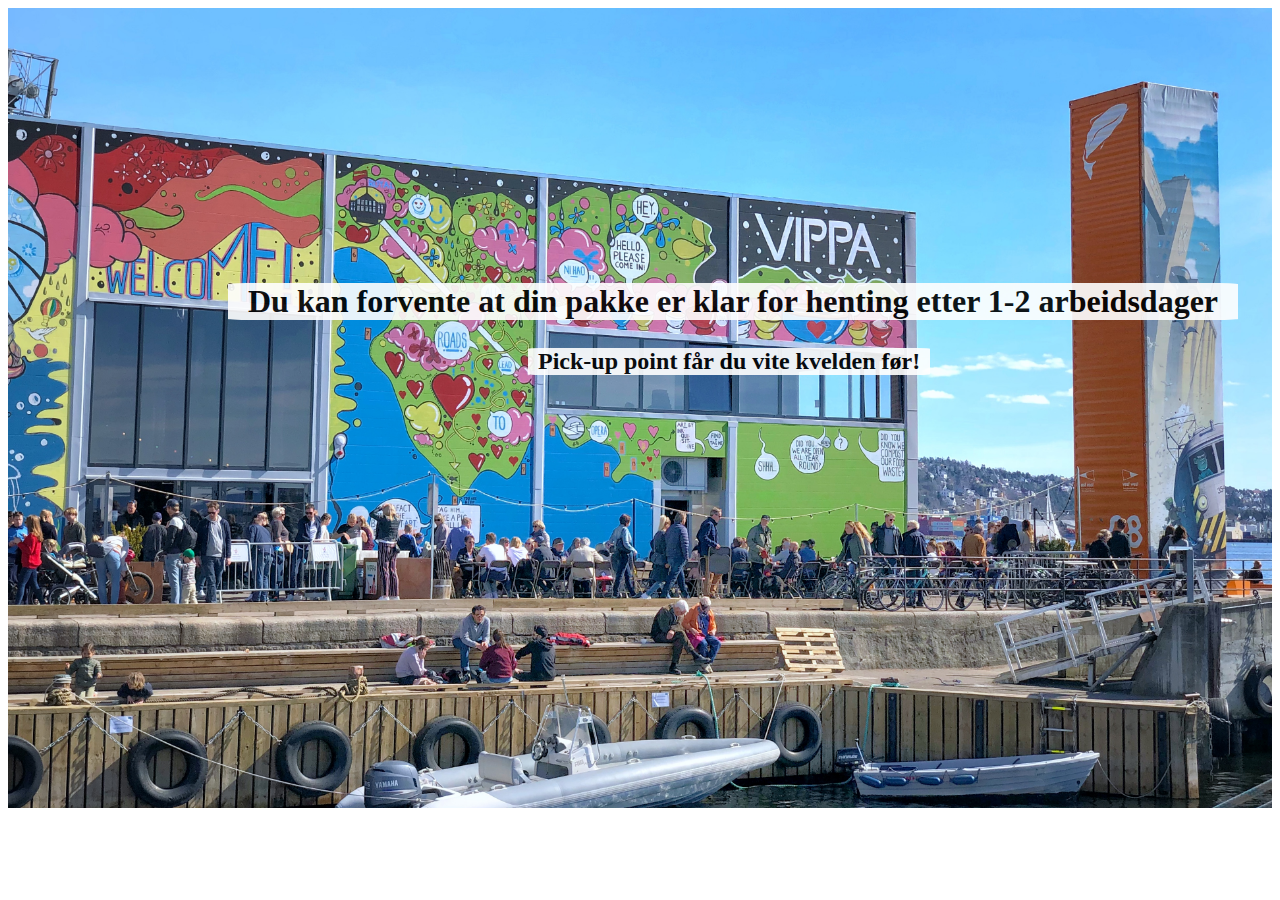
<file: HTML/betal.html>
<!DOCTYPE html>
<html lang="en">
<head>
    <meta charset="UTF-8">
    <meta name="viewport" content="width=device-width, initial-scale=1.0">
    <title>Document</title>
</head>

<!--Bekreftelsesside etter betalt-->
<body>

  <div class="vippa">

 <h1>Du kan forvente at din pakke er klar for henting etter 1-2 arbeidsdager</h1>  
 
 <h2>Pick-up point får du vite kvelden før!</h2> 


 <!--CSS in html-->
 <style>

.vippa{
    background-image: url(../Images/vippa.jpg);
    height: 800px;
    background-size: cover;
    background-position: bottom;
    color: black;
    position: relative;
}

h1{
    position: absolute;
    background-color: #fff;
    margin-left: 220px;
    padding-right: 20px;
    padding-left: 20px;
    margin-top: 275px;
    z-index: 3;
    opacity: .9;
    border-radius: 3%;
}

h2{
    position: absolute;
    background-color: #fff;
    margin-left: 520px;
    margin-top: 340px;
    padding-left: 10px;
    padding-right: 10px;
    z-index: 3;
    opacity: .9;
    border-radius: 3%;
}
 </style>

 </div>
</body>
</html>
</file>
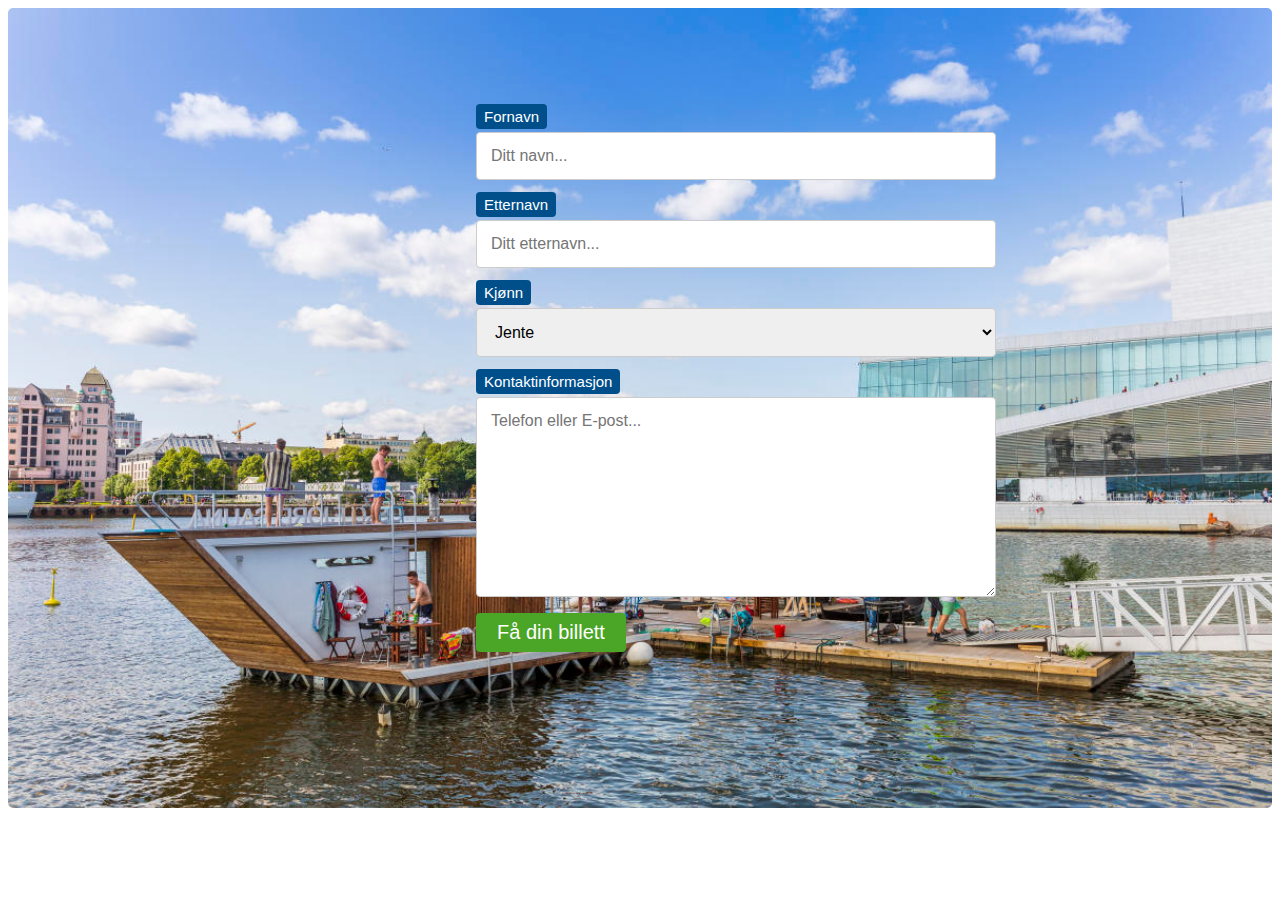
<file: HTML/billetter.html>
<!DOCTYPE html>
<html lang="en">
<head>
    <meta charset="UTF-8">
    <meta name="viewport" content="width=device-width, initial-scale=1.0">
    <title>Document</title>
</head>
<body>
    
  <!--Skjema for Påmelding og få billett-->
    <div class="container">
        <form action="../HTML/bekreftelse.html">
      
          <label for="fname">Fornavn</label>
          <input type="text" id="fname" name="firstname" placeholder="Ditt navn...">
      
          <label for="lname">Etternavn</label>
          <input type="text" id="lname" name="lastname" placeholder="Ditt etternavn...">
      
          <label for="country">Kjønn</label>
          <select id="country" name="country">
            <option value="australia">Jente</option>
            <option value="canada">Gutt</option>
            <option value="usa">Annet</option>
          </select>
      
          <label for="subject">Kontaktinformasjon</label>
          <textarea id="subject" name="subject" placeholder="Telefon eller E-post..." style="height:200px"></textarea>
      
          <input type="submit" value="Få din billett">
      
        </form>
      </div>

 <!--CSS in html-->     
<style>

/* Style inputs with type="text", select elements and textareas */
input[type=text], select, textarea {
    width: 520px; /* Full width */
    display: flex;
    padding: 14px; /* Some padding */ 
    border: 1px solid #ccc; /* Gray border */
    font-size: 16px;
    font-family: sans-serif;
    border-radius: 4px; /* Rounded borders */
    box-sizing: border-box; /* Make sure that padding and width stays in place */
    margin-top: 6px; /* Add a top margin */
    margin-bottom: 16px; /* Bottom margin */
    resize: vertical /* Allow the user to vertically resize the textarea (not horizontally) */
  }
  
  /* Style the submit button with a specific background color etc */
  input[type=submit] {
    background-color: #4ba527;
    color: white;
    width: 150px;
    padding: 8px 2px;
    font-size: 20px;
    font-family: sans-serif;
    font-weight: 500;
    border: none;
    border-radius: 4px;
    cursor: pointer;
  }

  label{
    background-color: rgb(0, 79, 139);
    color: white;
    padding: 4px 8px;
    font-size: 15px;
    font-family: sans-serif;
    border: none;
    border-radius: 4px;
    cursor: pointer;
  }

  label:hover{
    background-color: #3492c9;
  }
  
  /* When moving the mouse over the submit button, add a darker green color */
  input[type=submit]:hover {
    background-color: #52bb29;
  }
  
  /* Add a background color and some padding around the form */
  .container {
   border-radius: 5px;
   background-image: url(../Images/oslo.jpg);
   background-size: cover;
   height: 700px;
   padding: -10px;
   padding-left: 468px;
   padding-top: 100px;
    
  }

</style>


</body>
</html>
</file>
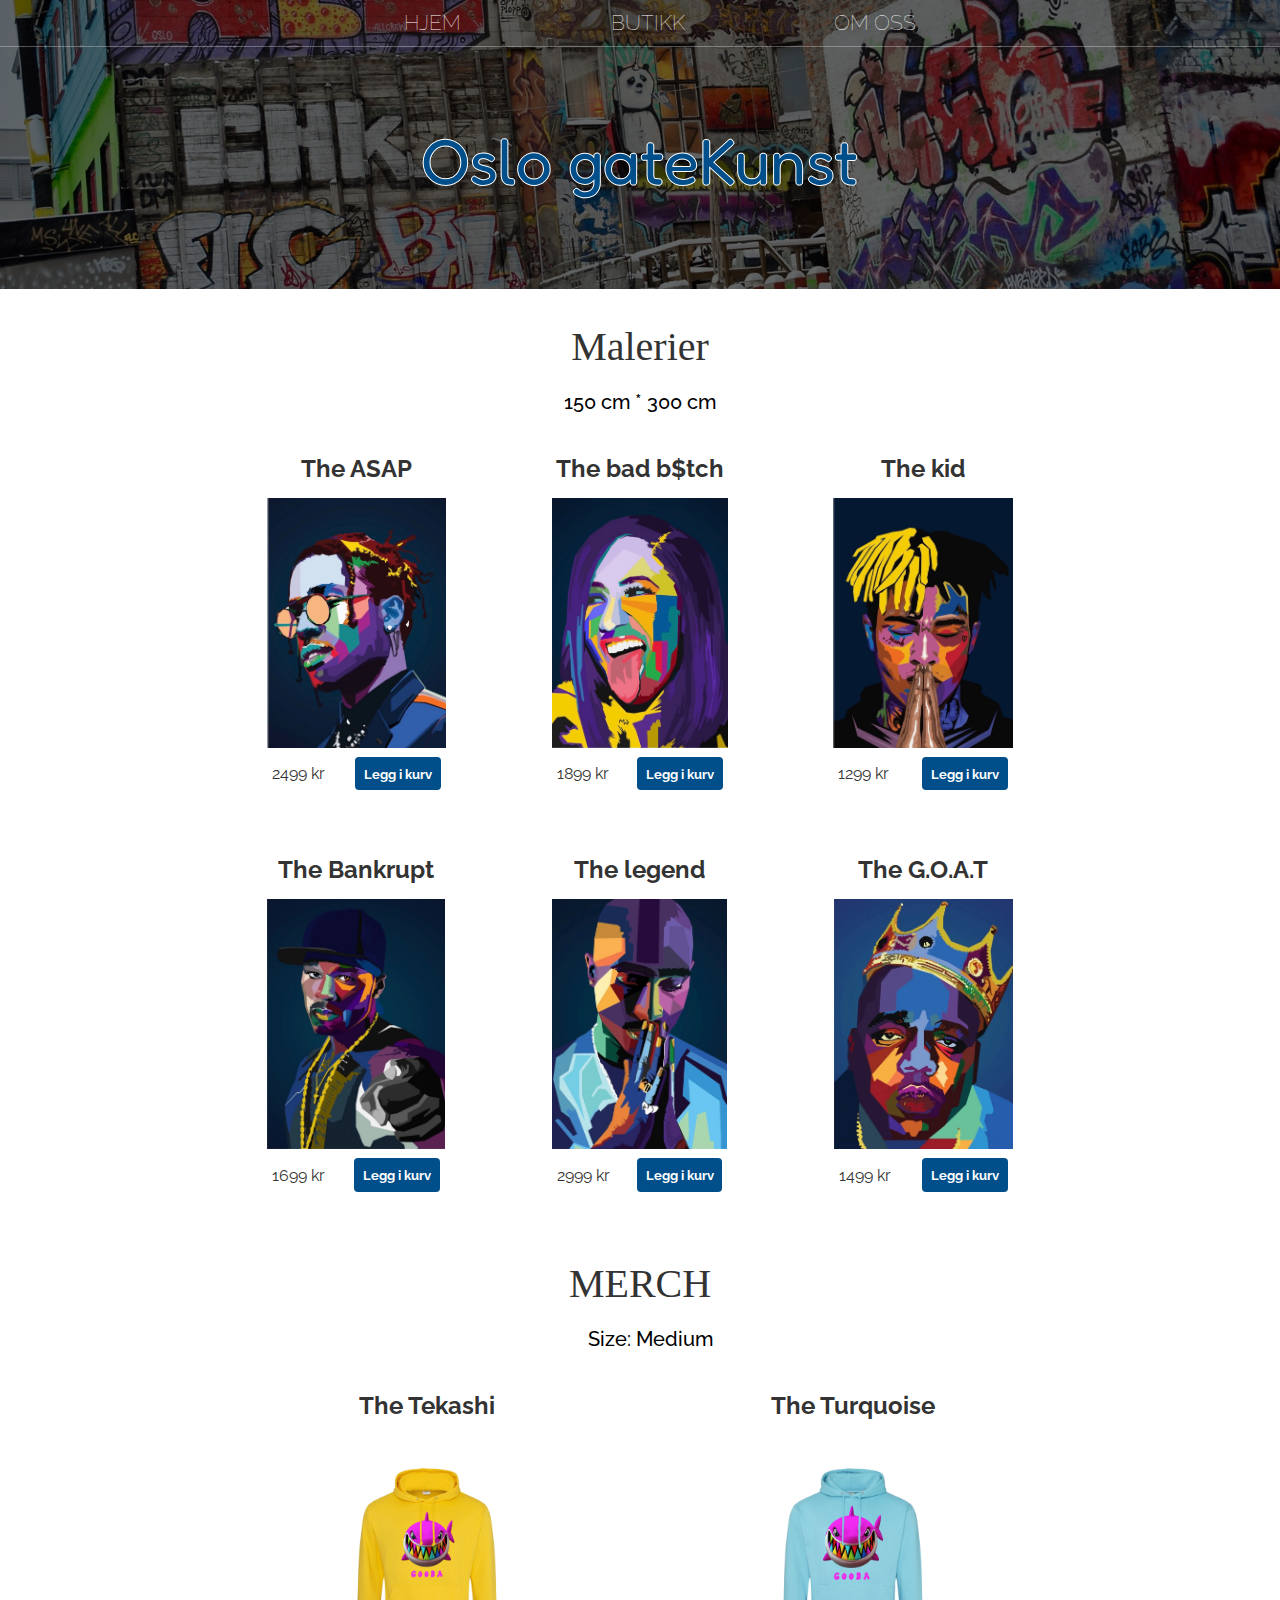
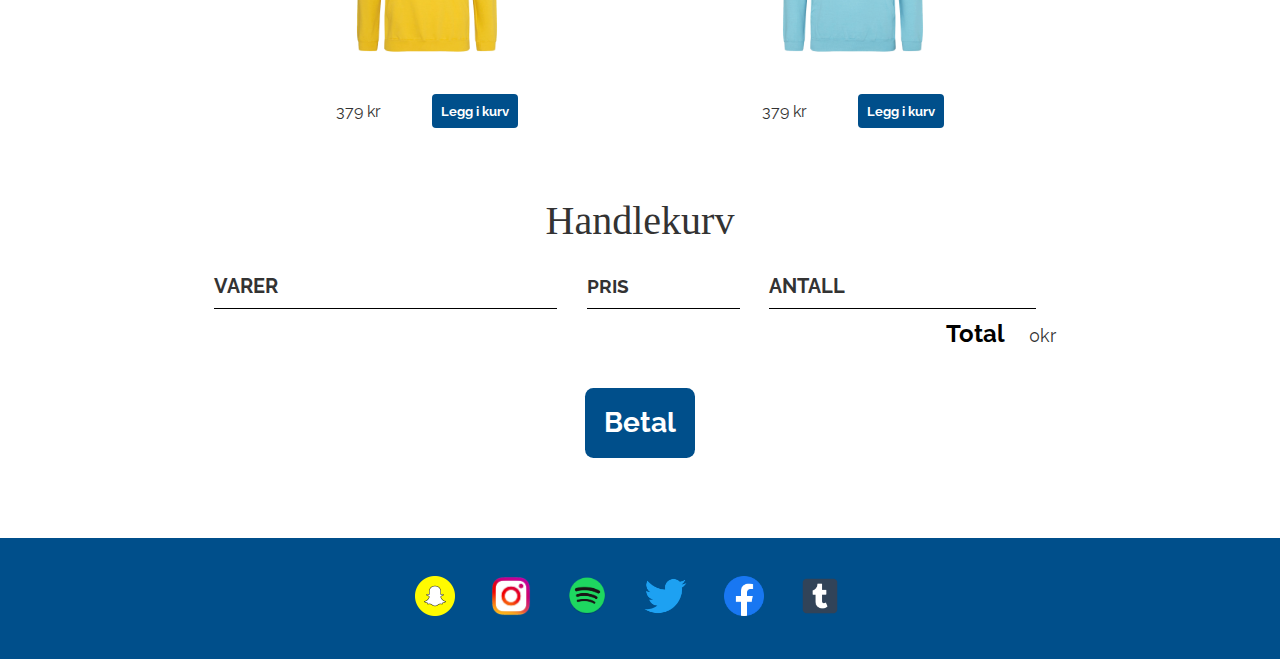
<file: HTML/butikk.html>
<!DOCTYPE html>
<html>
    <head>
        <title>Oslo gateKunst | Butikk</title>
        <meta name="viewport" content="width=device-width, initial-scale=1.0">
        <link rel="stylesheet" href="../CSS/felles.css" />
        <link rel="stylesheet" href="../CSS/footer.css">
        <link rel="stylesheet" href="../CSS/header.css">
        <link rel="stylesheet" href="../CSS/butikk.css">
        <script src="../JavaScript/butikk.js" async></script>
    </head>
    <body>

        <!--Header-->
        <header class="main-header">
            <nav class="main-nav nav">
                <ul>
                    <li><a href="../HTML/hjem.html">HJEM</a></li>
                    <li><a href="../HTML/butikk.html">BUTIKK</a></li>
                    <li><a href="../HTML/om-oss.html">OM OSS</a></li>
                </ul>
            </nav>
            <h1 class="band-name band-name-large">Oslo gateKunst</h1>
        </header>

        <!--Butikk-->
        <section class="container content-section">
            <h2 class="section-header">Malerier</h2>
            <h3 class="section-underheader">150 cm * 300 cm</h3>
            <div class="shop-items">
                <div class="shop-item">
                    <span class="shop-item-title">The ASAP</span>
                    <a href="../Images/asaprocky.jpg">
                    <img class="shop-item-image" src="../Images/asaprocky.jpg">
                    </a>
                    <div class="shop-item-details">
                        <span class="shop-item-price">2499 kr</span>
                        <button class="btn btn-primary shop-item-button" type="button">Legg i kurv</button>
                    </div>
                </div>
                <div class="shop-item">
                    <span class="shop-item-title">The bad b$tch</span>
                    <a href="../Images/cardi.jpg">
                    <img class="shop-item-image" src="../Images/cardi.jpg">
                    </a>
                    <div class="shop-item-details">
                        <span class="shop-item-price">1899 kr</span>
                        <button class="btn btn-primary shop-item-button"type="button">Legg i kurv</button>
                    </div>
                </div>
                <div class="shop-item">
                    <span class="shop-item-title">The kid</span>
                    <a href="../Images/tentacion.jpg">
                    <img class="shop-item-image" src="../Images/tentacion.jpg">
                    </a>
                    <div class="shop-item-details">
                        <span class="shop-item-price">1299 kr</span>
                        <button class="btn btn-primary shop-item-button" type="button">Legg i kurv</button>
                    </div>
                </div>
                <div class="shop-item">
                    <span class="shop-item-title">The Bankrupt</span>
                    <a href="../Images/50cent.jpg">
                    <img class="shop-item-image" src="../Images/50cent.jpg">
                    </a>
                    <div class="shop-item-details">
                        <span class="shop-item-price">1699 kr</span>
                        <button class="btn btn-primary shop-item-button" type="button">Legg i kurv</button>
                    </div>
                </div>

                <div class="shop-item">
                    <span class="shop-item-title">The legend</span>
                    <a href="../Images/tupac.jpg">
                    <img class="shop-item-image" src="../Images/tupac.jpg">
                    </a>
                    <div class="shop-item-details">
                        <span class="shop-item-price">2999 kr</span>
                        <button class="btn btn-primary shop-item-button" type="button">Legg i kurv</button>
                    </div>
                </div>
                <div class="shop-item">
                    <span class="shop-item-title">The G.O.A.T</span>
                    <a href="../Images/notorious.jpg">
                    <img class="shop-item-image" src="../Images/notorious.jpg">
                    </a>
                    <div class="shop-item-details">
                        <span class="shop-item-price">1499 kr</span>
                        <button class="btn btn-primary shop-item-button" type="button">Legg i kurv</button>
                    </div>
                </div>
            </div>
        </section>
        <section class="container content-section">
            <h2 class="section-header">MERCH</h2>
            <h3 class="under-merch">Size: Medium</h3>
            <div class="shop-items">
                <div class="shop-item">
                    <span class="shop-item-title">The Tekashi</span>
                    <a href="../Images/hoodie.jpg">
                    <img class="shop-item-image" src="../Images/hoodie.jpg">
                    </a>
                    <div class="shop-item-details">
                        <span class="shop-item-price">379 kr</span>
                        <button class="btn btn-primary shop-item-button" type="button">Legg i kurv</button>
                    </div>
                </div>
                <div class="shop-item">
                    <span class="shop-item-title">The Turquoise</span>
                    <a href="../Images/hoodie3.jpg">
                    <img class="shop-item-image" src="../Images/hoodie3.jpg">
                    </a>
                    <div class="shop-item-details">
                        <span class="shop-item-price">379 kr</span>
                        <button class="btn btn-primary shop-item-button" type="button">Legg i kurv</button>
                    </div>
                </div>
            </div>
        </section>
        <section class="container content-section">
            <h2 class="section-header">Handlekurv</h2>
            <div class="cart-row">
                <span class="cart-item cart-header cart-column">VARER</span>
                <span class="cart-price cart-header cart-column">PRIS</span>
                <span class="cart-quantity cart-header cart-column">ANTALL</span>
            </div>
            <div class="cart-items">
            </div>
            <div class="cart-total">
                <strong class="cart-total-title">Total</strong>
                <span class="cart-total-price">0kr</span>
            </div>
            <a href="../HTML/betal.html" style="text-decoration: none;" target="_blank">
            <button class="btn btn-primary btn-purchase" type="button">Betal</button>
            </a>
        </section>

<!--Footer-->

        <footer class="main-footer">
            <div class="container main-footer-container">
                <ul class="nav footer-nav">
                    <li>
                        <a href="https://www.snapchat.com/l/nb-no/" target="_blank">
                            <img src="../Images/snap.png">
                        </a>
                    </li>
                    <li>
                        <a href="https://www.instagram.com" target="_blank">
                            <img src="../Images/insta.png">
                        </a>
                    </li>
                    <li>
                        <a href="https://www.spotify.com" target="_blank">
                            <img src="../Images/ny spotify logo.png">
                        </a>
                    </li>
                    <li>
                        <a href="https://www.twitter.com" target="_blank">
                            <img src="../Images/Twitter-Logo.png">
                        </a>
                    </li>
                    <li>
                        <a href="https://www.facebook.com" target="_blank">
                            <img src="../Images/Facebook Logo.png">
                        </a>
                    </li>
                    <li>
                        <a href="https://www.twitter.com" target="_blank">
                            <img src="../Images/tumblr funker.png">
                        </a>
                    </li>
                </ul>
            </div>
        </footer>
       
    </body>
</html>
</file>
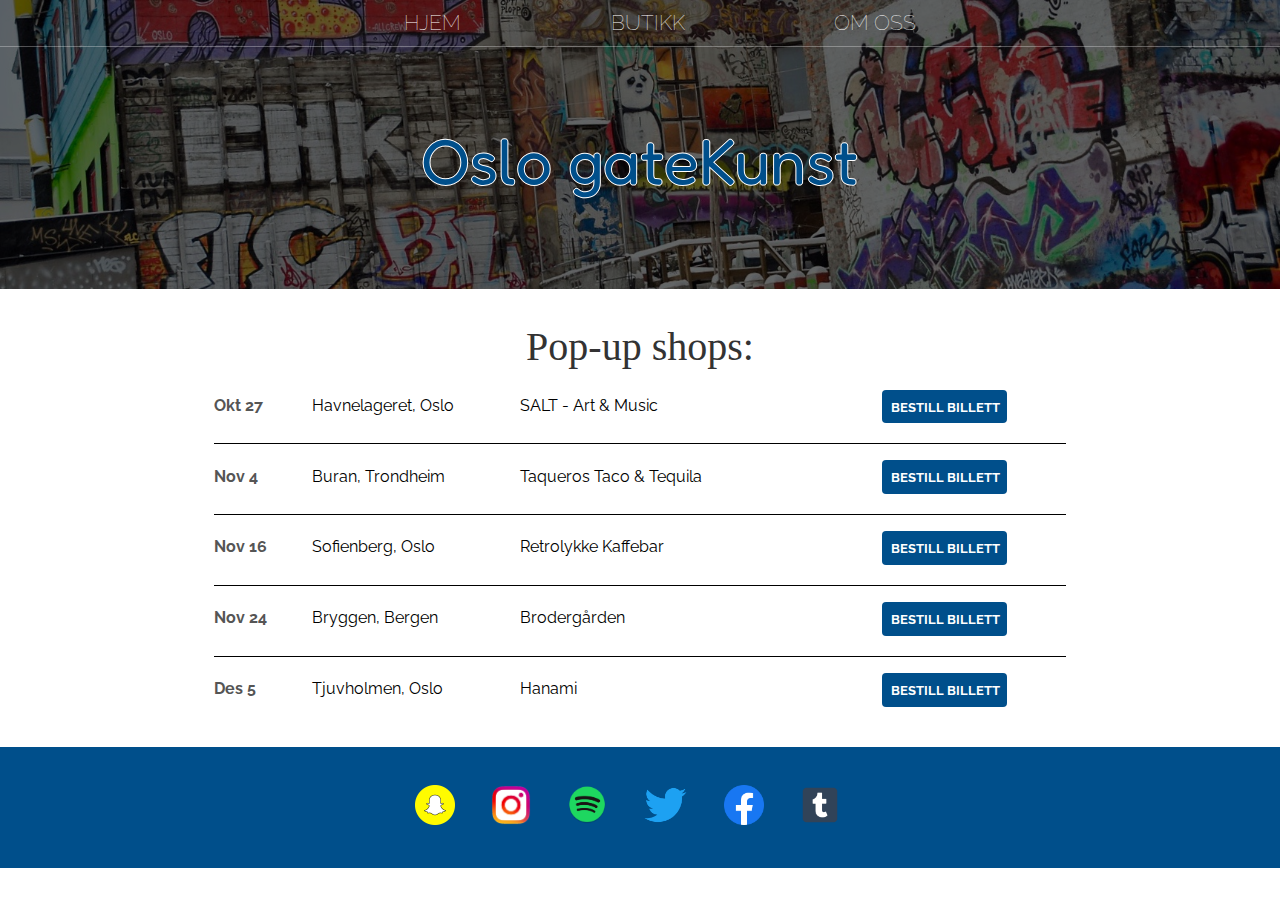
<file: HTML/hjem.html>
<!DOCTYPE html>
<html>
    <head>
        <title>Oslo gateKunst</title>
        <meta name="viewport" content="width=device-width, initial-scale=1.0">
        <link rel="stylesheet" href="../CSS/felles.css" />
        <link rel="stylesheet" href="../CSS/footer.css">
        <link rel="stylesheet" href="../CSS/header.css">
        <link rel="stylesheet" href="../CSS/hjem.css">
    </head>
    <body>

        <!--Header-->
        <header class="main-header">
            <nav class="nav main-nav">
                <ul>
                    <li><a href="../HTML/hjem.html">HJEM</a></li>
                    <li><a href="../HTML/butikk.html">BUTIKK</a></li>
                    <li><a href="../HTML/om-oss.html">OM OSS</a></li>
                </ul>
            </nav>
            <h1 class="band-name band-name-large">Oslo gateKunst</h1>      
        </header>
    
        <!--Hjem-->
        <section class="content-section container">
            <h2 class="section-header">Pop-up shops:</h2>
            <div>
                
                <div class="tour-row">
                    <span class="tour-item tour-date">Okt 27</span>
                    <span class="tour-item tour-city">Havnelageret, Oslo</span>
                    <span class="tour-item tour-arena">SALT - Art & Music</span>
                    <a href="../HTML/billetter.html" target="_blank">
                    <button type="button" class="tour-item tour-btn btn btn-primary">BESTILL BILLETT</button>
                </a>
                </div>
            
            
                <div class="tour-row">
                    <span class="tour-item tour-date">Nov 4</span>
                    <span class="tour-item tour-city">Buran, Trondheim</span>
                    <span class="tour-item tour-arena">Taqueros Taco & Tequila</span>
                    <a href="../HTML/billetter.html">
                    <button type="button" class="tour-item tour-btn btn btn-primary">BESTILL BILLETT</button>
                    </a>
                </div>
                
                <div class="tour-row">
                    <span class="tour-item tour-date">Nov 16</span>
                    <span class="tour-item tour-city">Sofienberg, Oslo</span>
                    <span class="tour-item tour-arena">Retrolykke Kaffebar</span>
                    <a href="../HTML/billetter.html">
                    <button type="button" class="tour-item tour-btn btn btn-primary">BESTILL BILLETT</button>
                    </a>
                </div>
                
                <div class="tour-row">
                    <span class="tour-item tour-date">Nov 24</span>
                    <span class="tour-item tour-city">Bryggen, Bergen</span>
                    <span class="tour-item tour-arena">Brodergården</span>
                    <a href="../HTML/billetter.html">
                    <button type="button" class="tour-item tour-btn btn btn-primary">BESTILL BILLETT</button>
                    </a>
                </div>
                
                <div class="tour-row">
                    <span class="tour-item tour-date">Des 5</span>
                    <span class="tour-item tour-city">Tjuvholmen, Oslo</span>
                    <span class="tour-item tour-arena">Hanami</span>
                    <a href="../HTML/billetter.html">
                    <button type="button" class="tour-item tour-btn btn btn-primary">BESTILL BILLETT</button>
                    </a>
                </div>
            </div>
        </section>

        <!--Footer-->
        <footer class="main-footer">
            <div class="container main-footer-container">
                <ul class="nav footer-nav">
                    <li>
                        <a href="https://www.snapchat.com/l/nb-no/" target="_blank">
                            <img src="../Images/snap.png">
                        </a>
                    </li>
                    <li>
                        <a href="https://www.instagram.com" target="_blank">
                            <img src="../Images/insta.png">
                        </a>
                    </li>
                    <li>
                        <a href="https://www.spotify.com" target="_blank">
                            <img src="../Images/ny spotify logo.png">
                        </a>
                    </li>
                    <li>
                        <a href="https://www.twitter.com" target="_blank">
                            <img src="../Images/Twitter-Logo.png">
                        </a>
                    </li>
                    <li>
                        <a href="https://www.facebook.com" target="_blank">
                            <img src="../Images/Facebook Logo.png">
                        </a>
                    </li>
                    <li>
                        <a href="https://www.twitter.com" target="_blank">
                            <img src="../Images/tumblr funker.png">
                        </a>
                    </li>
                </ul>
            </div>
        </footer>
        
    </body>
</html>
</file>
<file: CSS/felles.css>
/*Felles css for alle html'ene*/

/*Fonter importert fra google fonts*/
@import url('https://fonts.googleapis.com/css?family=Raleway:300,400,700');
@import url('https://fonts.googleapis.com/css2?family=Fredoka+One&display=swap');

/*fonts*/
@font-face {
    font-family: "Booter - Zero Zero";
    src: url("Fonts/Booter - Zero Zero.woff") format("woff"),
         url("Fonts/Booter - Zero Zero.woff2") format("woff2");
    font-weight: normal;
    font-style: normal;
}

* {
    box-sizing: border-box;
    font-family: Raleway;
    color: black;
}

/*Overskriftene på hver html side. Pop-up shops, malerier, hvem er vi?*/
.section-header {
    font-family: "Metal Mania";
    font-weight: normal;
    color: #333;
    margin-bottom: 20px;
    text-align: center;
    font-size: 2.5em;
}

/*Basics*/
html, body {
    margin: 0;
    padding: 0;
    min-height: 100%;
}

/*Bredden på content på HTML-sidene*/
.container {
    max-width: 900px;
    margin: 0 auto;
    padding: 0 1.5em;
}

.btn {
    text-align: center;
    vertical-align: middle;
    padding: .67em .67em;
    cursor: pointer;
}

.btn-header {
    margin: .5em 15% 2em 15%;
    color: white;
    border: 2px solid #2D9CDB;
    background-color: rgba(255, 255, 255, .1);
    border-radius: 0;
    font-size: 1.5em;
    font-weight: lighter;
    padding-left: 2em;
    padding-right: 2rem;
}

.btn-header:hover {
    background-color: rgba(255, 255, 255, .3); 
}

/*Alle buttonsene*/
.btn-primary {
    color: white;
    background-color: rgb(0, 79, 139);
    border: none;
    border-radius: .3em;
    font-weight: bold;
}

/*Hovering farge på alle buttone*/
.btn-primary:hover {
    background-color: #2D9CDB;
}
</file>
<file: CSS/footer.css>
/*Selve footeren*/
.main-footer {
    background-color: rgb(0, 79, 139);
    color: white;
    padding: .25em 0;
    margin-top: 20px;
    padding-top: 0.9rem;
    padding-bottom: 0.9rem;
    padding-right: 400px;
}

/*Plassere SoMe elementene*/
.main-footer-container {
    display: flex;
    align-items: center;
}

.main-footer-container ul {
    flex-grow: 1;
    text-align: end;
}

.footer-nav li {
    padding: 0 .5em;
}

.nav a {
    display: inline-block;
    padding: .5em;
    color: white;
    text-decoration: none;
    border-radius: 5%;
}

.nav ul {
    margin: 0;
}

.nav li {
    display: inline;
}

/*Størrelse på logoene*/
.footer-nav img {
    width: auto;
    height: 40px;
}
</file>
<file: CSS/header.css>
@import url('https://fonts.googleapis.com/css2?family=Fredoka+One&display=swap');

/*Oslo gateKunst Overskrift*/
.band-name-large {
    font-size: 5em;
    padding-top: 1.69rem;
    padding-bottom: 1.1rem;
    font-family: Fredoka One, cursive;
    color: rgb(0, 79, 139);
    transition: transform .2s;
    text-shadow: -1px 0 white, 0 1px white, 1px 0 white, 0 -1px white;
}

.band-name{
    text-align: center;
    margin: 0;
    font-size: 4em;
    margin-top: 48px;
    font-weight: normal;
    color: rgb(0, 79, 139);
}

/*Hovering-effekt på Oslo gateKunst overskrift*/
.band-name:hover{
    -ms-transform: scale(1.1);
    -webkit-transform: scale(1.1);
    transform: scale(1.1);
}

/*Bakgrunn i headeren*/
.main-header {
    background-color: rgba(0, 0, 0, .6);
    background-image: url("../Images/gatekunst.jpg");
    background-position: center;
    background-blend-mode: multiply;
    background-size: cover;
    padding-bottom: 73px;
}

/*(HJEM, BUTIKK, OM OSS) i header*/
.main-nav {
    text-align: center;
    font-size: 1.3em;
    font-weight: lighter;
    border-bottom: 1px solid rgba(255, 255, 255, .3)
}

/*Padding mellom (HJEM, BUTIKK, OM OSS) i header*/
.main-nav li {
    padding: 0 5%;
}

/*Hoveringen over (HJEM, BUTIKK, OM OSS)*/
.nav a:hover {
    background-color: rgba(255, 255, 255, .3)
}
</file>
<file: CSS/butikk.css>
/*Produktbeskrivelse under Malerier*/
.section-underheader{
    margin-bottom: 10px;
    text-align: center;
    font-size: 20px;
    font-weight: 500;
}

/*Produktbeskrivelse under Merchene*/
.under-merch{
    margin-left: 20px;
    margin-bottom: 10px;
    text-align: center;
    font-size: 20px;
    font-weight: 500;
}

/*Vare-hovering*/
.shop-item {
    margin: 30px;
    z-index: 2;
    transition: 0.5s;
}

/*Tittel på varen*/
.shop-item-title {
    display: block;
    width: 100%;
    text-align: center;
    font-weight: bold;
    font-size: 1.5em;
    color: #333;
    margin-bottom: 15px;
}

/*Størrelse på vare-bildene*/
.shop-item-image {
    height: 250px;   
}

/*Vare-detaljer*/
.shop-item-details {
    display: flex;
    align-items: center;
    padding: 5px;
}

/*Pris på vare*/
.shop-item-price {
    flex-grow: 1;
    color: #333;
}

/*Plassering av varer*/
.shop-items {
    display: flex;
    flex-wrap: wrap;
    justify-content: space-around;
}

/*Hovering av vare-elementer*/
.shop-item:hover{
    transform: translateY(-10px);
}

.shop-item:hover::before{
    opacity: 1;
}

.shop-item::before{
    content: '';
    position: absolute;
    border-radius: 5%;
    display: block;
    z-index: 1;
    transition: 0.5s;
    opacity: 0;
}

/*Varer, pris og antall str i handlekurv*/
.cart-header {
    font-weight: bold;
    font-size: 1.25em;
    color: #333;
}

/*Handlekurv oppsett*/
.cart-column {
    display: flex;
    align-items: center;
    border-bottom: 1px solid black;
    margin-right: 1.5em;
    padding-bottom: 10px;
    margin-top: 10px;
}

.cart-row {
    display: flex;
}

.cart-item {
    width: 45%;
}

/*Prisen i handlekurven*/
.cart-price {
    width: 20%;
    font-size: 1.2em;
    color: #333;
}

/*Handlekurv bredde*/
.cart-quantity {
    width: 35%;
}

/*Vare-tittel i handlekurven*/
.cart-item-title {
    color: #333;
    margin-left: .5em;
    font-size: 1.2em;
}

/*Str på bilde av varen i handlekurven*/
.cart-item-image {
    width: 75px;
    height: auto;
    border-radius: 10px;
}

/*Knappen for å fjerne ting fra handlekurv*/
.btn-danger {
    color: white;
    background-color: #EB5757;
    border: none;
    border-radius: .3em;
    font-weight: bold;
}

/*Hovering effekt til fjerne ting fra handlekurv knappen*/
.btn-danger:hover {
    background-color: #CC4C4C;
}

/*Hvor mange antall skal du ha boksen*/
.cart-quantity-input {
    height: 34px;
    width: 50px;
    border-radius: 5px;
    border: 1px solid #56CCF2;
    background-color: #eee;
    color: #333;
    padding: 0;
    text-align: center;
    font-size: 1.2em;
    margin-right: 25px;
}

/*Linjen mellom varene i handlekurven*/
.cart-row:last-child {
    border-bottom: 1px solid black;
}

.cart-row:last-child .cart-column {
    border: none;
}

/*Totalen*/
.cart-total {
    text-align: end;
    margin-top: 10px;
    margin-right: 10px;
}

.cart-total-title {
    font-weight: bold;
    font-size: 1.5em;
    color: black;
    margin-right: 20px;
}

.cart-total-price {
    color: #333;
    font-size: 1.1em;
}

/*Betal knappen*/
.btn-purchase {
    display: block;
    margin: 40px auto 80px auto;
    font-size: 1.75em;
}
</file>
<file: CSS/hjem.css>
/*Linjen under informasjonen om pop-ups*/
.tour-row {
    border-bottom: 1px solid black;
    padding-bottom: 1em;
    margin-bottom: 1em;
    padding-bottom: 20px;
}

/*Knappen for bestill billett*/
.tour-item {
    display: inline-block;
    padding-right: .5em;
}

.tour-btn {
    max-width: 19%;
}

.tour-row:last-child {
    border: none;
}

/*Info om tour-dates*/
.tour-date {
    color: #555;
    width: 11%;
    font-weight: bold;
}

.tour-city {
    width: 24%;
}

.tour-arena {
    width: 42%;
}
</file>
